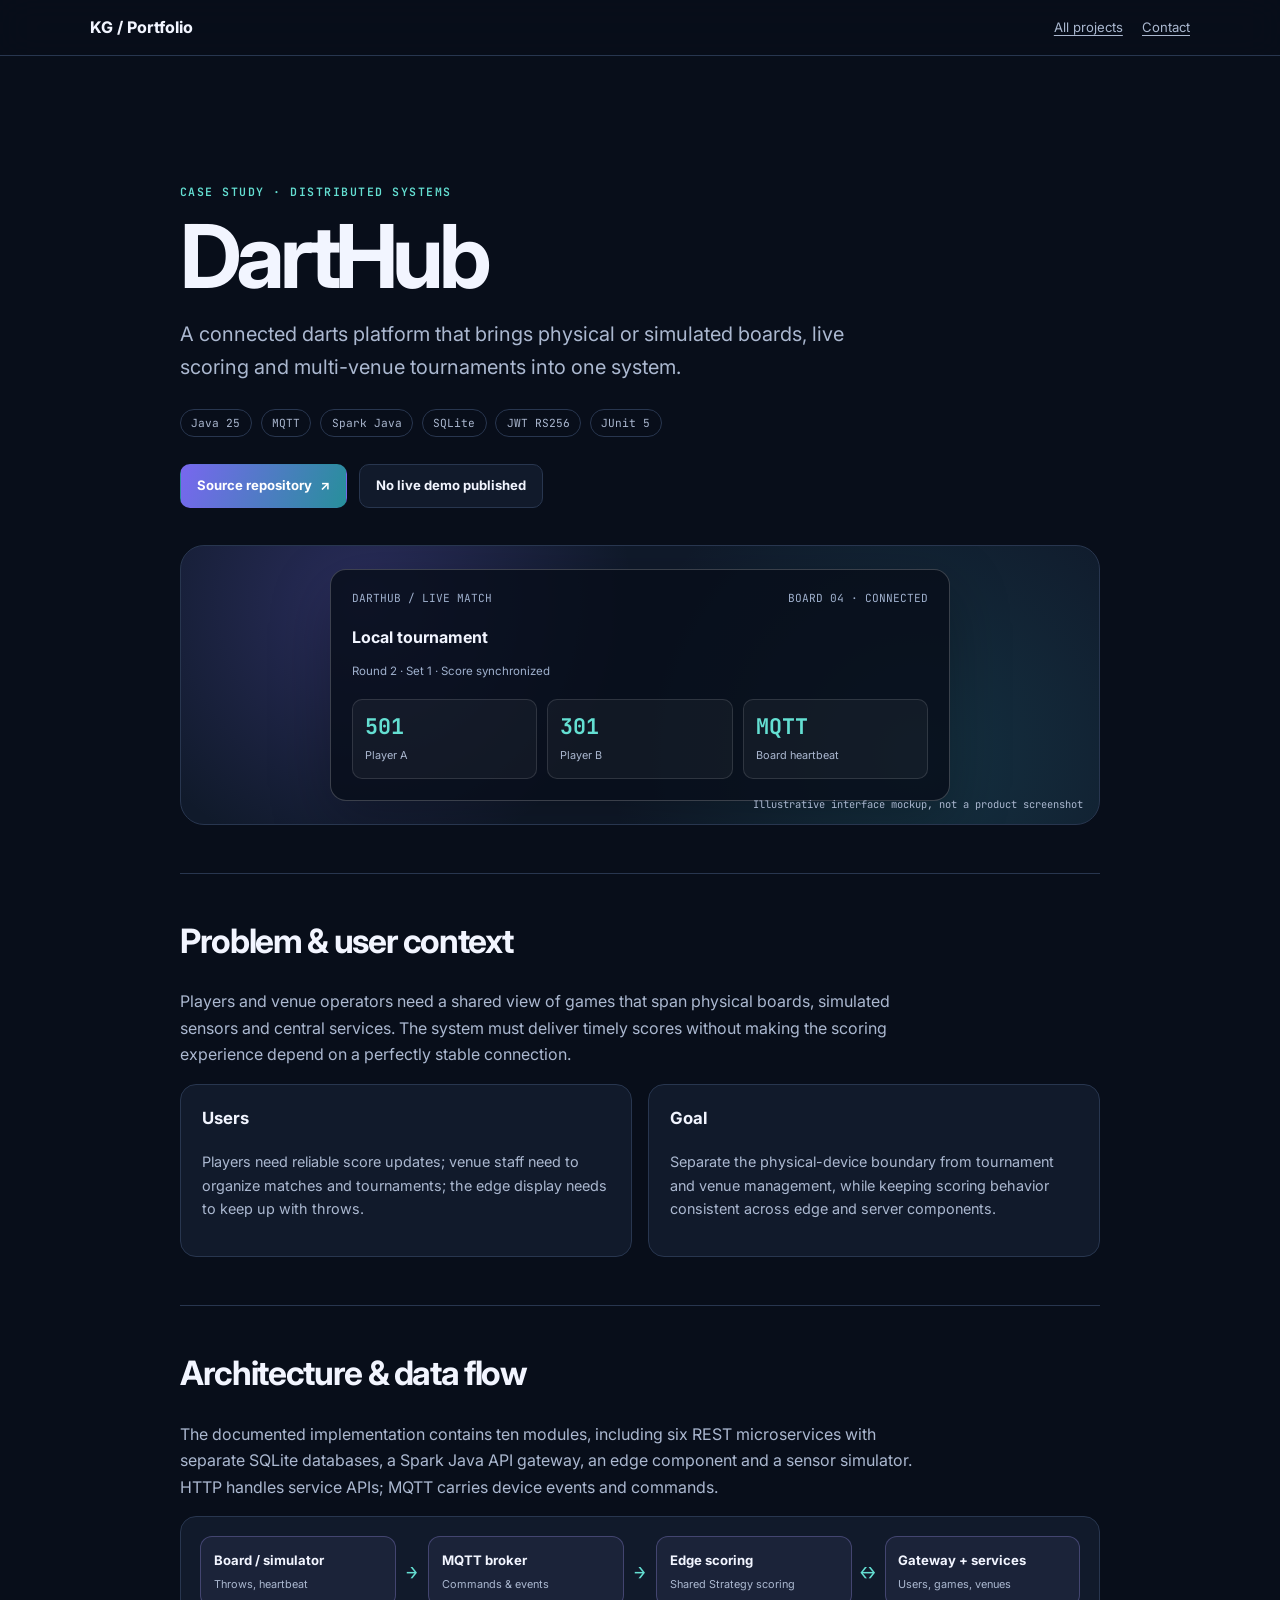
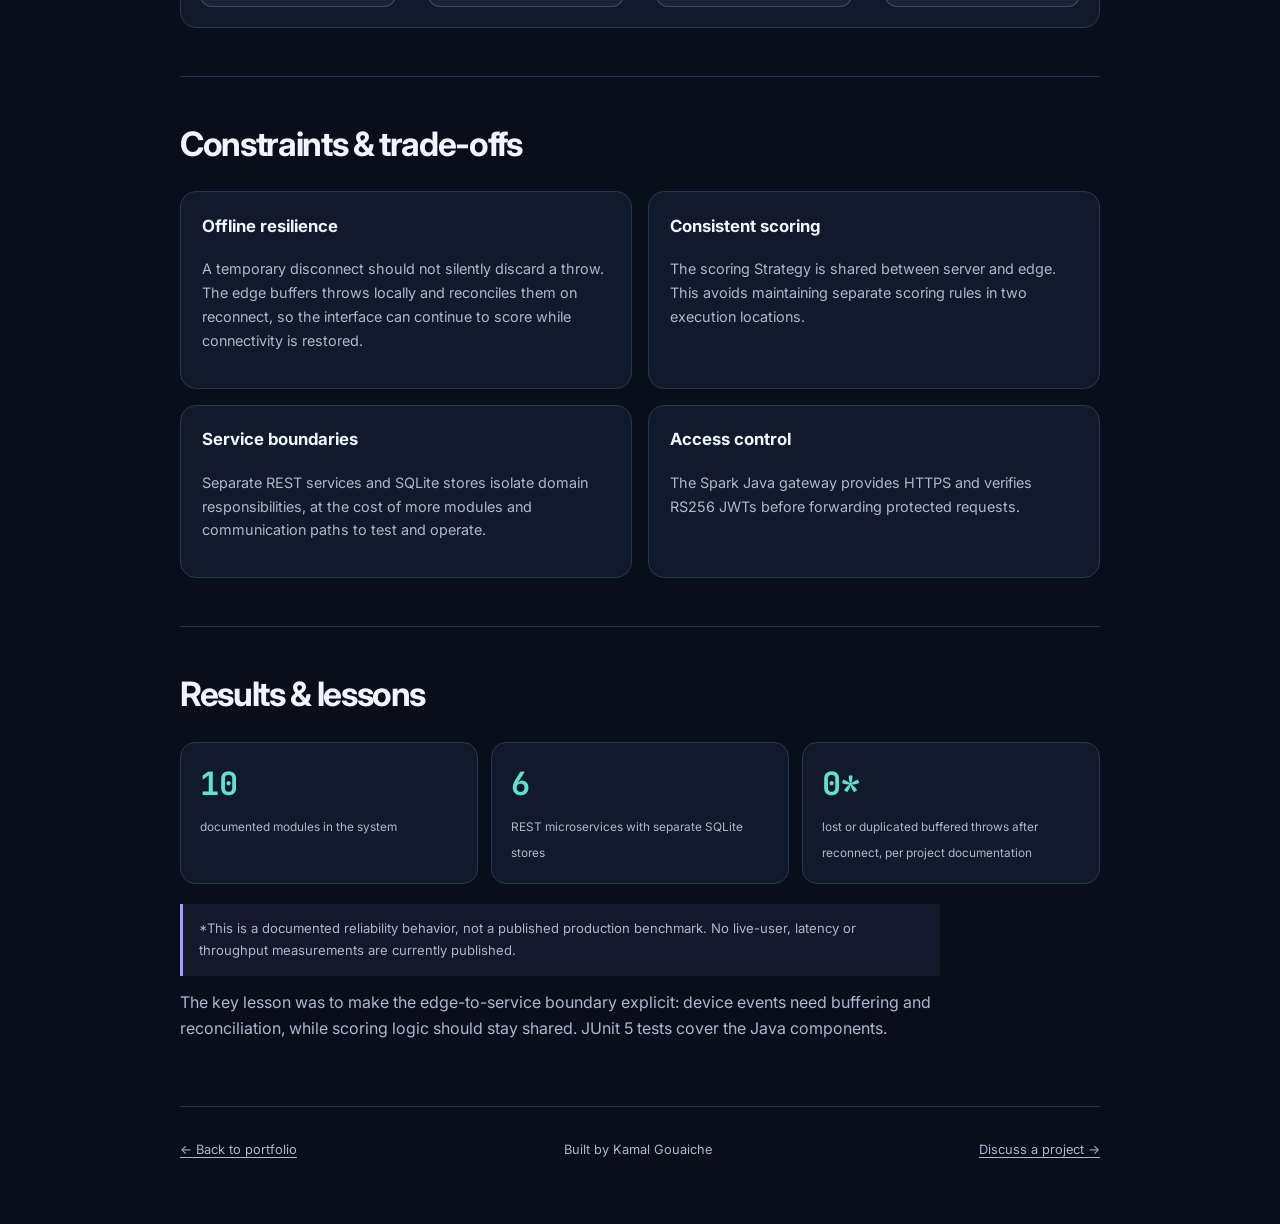
<file: case-studies/darthub.html>
<!doctype html>
<html lang="en">
<head>
  <meta charset="utf-8">
  <meta name="viewport" content="width=device-width, initial-scale=1">
  <meta name="theme-color" content="#080e1a">
  <title>DartHub Case Study | Kamal Gouaiche</title>
  <meta name="description" content="How DartHub connects physical darts boards, edge scoring and venue services in a distributed Java platform.">
  <meta name="keywords" content="DartHub, Java microservices, MQTT, distributed systems, developer portfolio">
  <meta property="og:type" content="article">
  <meta property="og:title" content="DartHub Case Study | Kamal Gouaiche">
  <meta property="og:description" content="A connected darts platform built around edge scoring, MQTT events and resilient multi-venue play.">
  <meta name="twitter:card" content="summary">
  <link rel="canonical" href="https://kamalgouaiche10.github.io/kamal-portfolio/case-studies/darthub.html">
  <link rel="stylesheet" href="../case-study.css">
  <link rel="preconnect" href="https://fonts.googleapis.com">
  <link rel="preconnect" href="https://fonts.gstatic.com" crossorigin>
  <link href="https://fonts.googleapis.com/css2?family=Inter:wght@400;500;600;700;800&family=JetBrains+Mono:wght@400;500;700&display=swap" rel="stylesheet">
</head>
<body>
  <a class="skip-link" href="#main">Skip to content</a>
  <header class="case-header">
    <a class="case-brand" href="../index.html#hero">KG <span aria-hidden="true">/</span> Portfolio</a>
    <nav aria-label="Case study navigation"><a href="../index.html#projects">All projects</a><a href="mailto:gouaichekamal@gmail.com">Contact</a></nav>
  </header>
  <main id="main" class="case-shell">
    <section class="case-hero">
      <p class="case-eyebrow">Case study · Distributed systems</p>
      <h1>DartHub</h1>
      <p class="case-lede">A connected darts platform that brings physical or simulated boards, live scoring and multi-venue tournaments into one system.</p>
      <div class="case-meta" aria-label="Project technologies"><span>Java 25</span><span>MQTT</span><span>Spark Java</span><span>SQLite</span><span>JWT RS256</span><span>JUnit 5</span></div>
      <div class="case-actions">
        <a class="case-button case-button--primary" href="https://github.com/KamalGouaiche10/Darthub" target="_blank" rel="noopener noreferrer">Source repository <span aria-hidden="true">↗</span></a>
        <span class="case-button" aria-label="No live demo is currently published">No live demo published</span>
      </div>
      <figure class="case-visual" role="img" aria-label="Illustrative DartHub match dashboard showing a connected board and live score">
        <div class="visual-window">
          <div class="visual-topline"><span>DARTHUB / LIVE MATCH</span><span>BOARD 04 · CONNECTED</span></div>
          <strong class="visual-title">Local tournament</strong>
          <span class="visual-muted">Round 2 · Set 1 · Score synchronized</span>
          <div class="visual-grid"><div class="visual-tile"><strong>501</strong><span>Player A</span></div><div class="visual-tile"><strong>301</strong><span>Player B</span></div><div class="visual-tile"><strong>MQTT</strong><span>Board heartbeat</span></div></div>
        </div>
        <figcaption>Illustrative interface mockup, not a product screenshot</figcaption>
      </figure>
    </section>

    <section class="case-section" aria-labelledby="problem-title">
      <h2 id="problem-title">Problem &amp; user context</h2>
      <p>Players and venue operators need a shared view of games that span physical boards, simulated sensors and central services. The system must deliver timely scores without making the scoring experience depend on a perfectly stable connection.</p>
      <div class="case-two-col">
        <article class="case-panel"><h3>Users</h3><p>Players need reliable score updates; venue staff need to organize matches and tournaments; the edge display needs to keep up with throws.</p></article>
        <article class="case-panel"><h3>Goal</h3><p>Separate the physical-device boundary from tournament and venue management, while keeping scoring behavior consistent across edge and server components.</p></article>
      </div>
    </section>

    <section class="case-section" aria-labelledby="architecture-title">
      <h2 id="architecture-title">Architecture &amp; data flow</h2>
      <p>The documented implementation contains ten modules, including six REST microservices with separate SQLite databases, a Spark Java API gateway, an edge component and a sensor simulator. HTTP handles service APIs; MQTT carries device events and commands.</p>
      <div class="flow-diagram" role="img" aria-label="Sensor or simulator sends throws over MQTT to edge scoring; central gateway and services manage matches, venues and tournaments">
        <div class="flow-node"><strong>Board / simulator</strong><span>Throws, heartbeat</span></div><span class="flow-arrow" aria-hidden="true">→</span>
        <div class="flow-node"><strong>MQTT broker</strong><span>Commands &amp; events</span></div><span class="flow-arrow" aria-hidden="true">→</span>
        <div class="flow-node"><strong>Edge scoring</strong><span>Shared Strategy scoring</span></div><span class="flow-arrow" aria-hidden="true">↔</span>
        <div class="flow-node"><strong>Gateway + services</strong><span>Users, games, venues</span></div>
      </div>
    </section>

    <section class="case-section" aria-labelledby="constraints-title">
      <h2 id="constraints-title">Constraints &amp; trade-offs</h2>
      <div class="case-two-col">
        <article class="case-panel"><h3>Offline resilience</h3><p>A temporary disconnect should not silently discard a throw. The edge buffers throws locally and reconciles them on reconnect, so the interface can continue to score while connectivity is restored.</p></article>
        <article class="case-panel"><h3>Consistent scoring</h3><p>The scoring Strategy is shared between server and edge. This avoids maintaining separate scoring rules in two execution locations.</p></article>
        <article class="case-panel"><h3>Service boundaries</h3><p>Separate REST services and SQLite stores isolate domain responsibilities, at the cost of more modules and communication paths to test and operate.</p></article>
        <article class="case-panel"><h3>Access control</h3><p>The Spark Java gateway provides HTTPS and verifies RS256 JWTs before forwarding protected requests.</p></article>
      </div>
    </section>

    <section class="case-section" aria-labelledby="results-title">
      <h2 id="results-title">Results &amp; lessons</h2>
      <div class="metric-grid">
        <div class="metric"><strong>10</strong><span>documented modules in the system</span></div>
        <div class="metric"><strong>6</strong><span>REST microservices with separate SQLite stores</span></div>
        <div class="metric"><strong>0*</strong><span>lost or duplicated buffered throws after reconnect, per project documentation</span></div>
      </div>
      <p class="evidence-note">*This is a documented reliability behavior, not a published production benchmark. No live-user, latency or throughput measurements are currently published.</p>
      <p>The key lesson was to make the edge-to-service boundary explicit: device events need buffering and reconciliation, while scoring logic should stay shared. JUnit 5 tests cover the Java components.</p>
    </section>

    <footer class="case-footer"><a href="../index.html#projects">← Back to portfolio</a><span>Built by Kamal Gouaiche</span><a href="mailto:gouaichekamal@gmail.com">Discuss a project →</a></footer>
  </main>
</body>
</html>
</file>
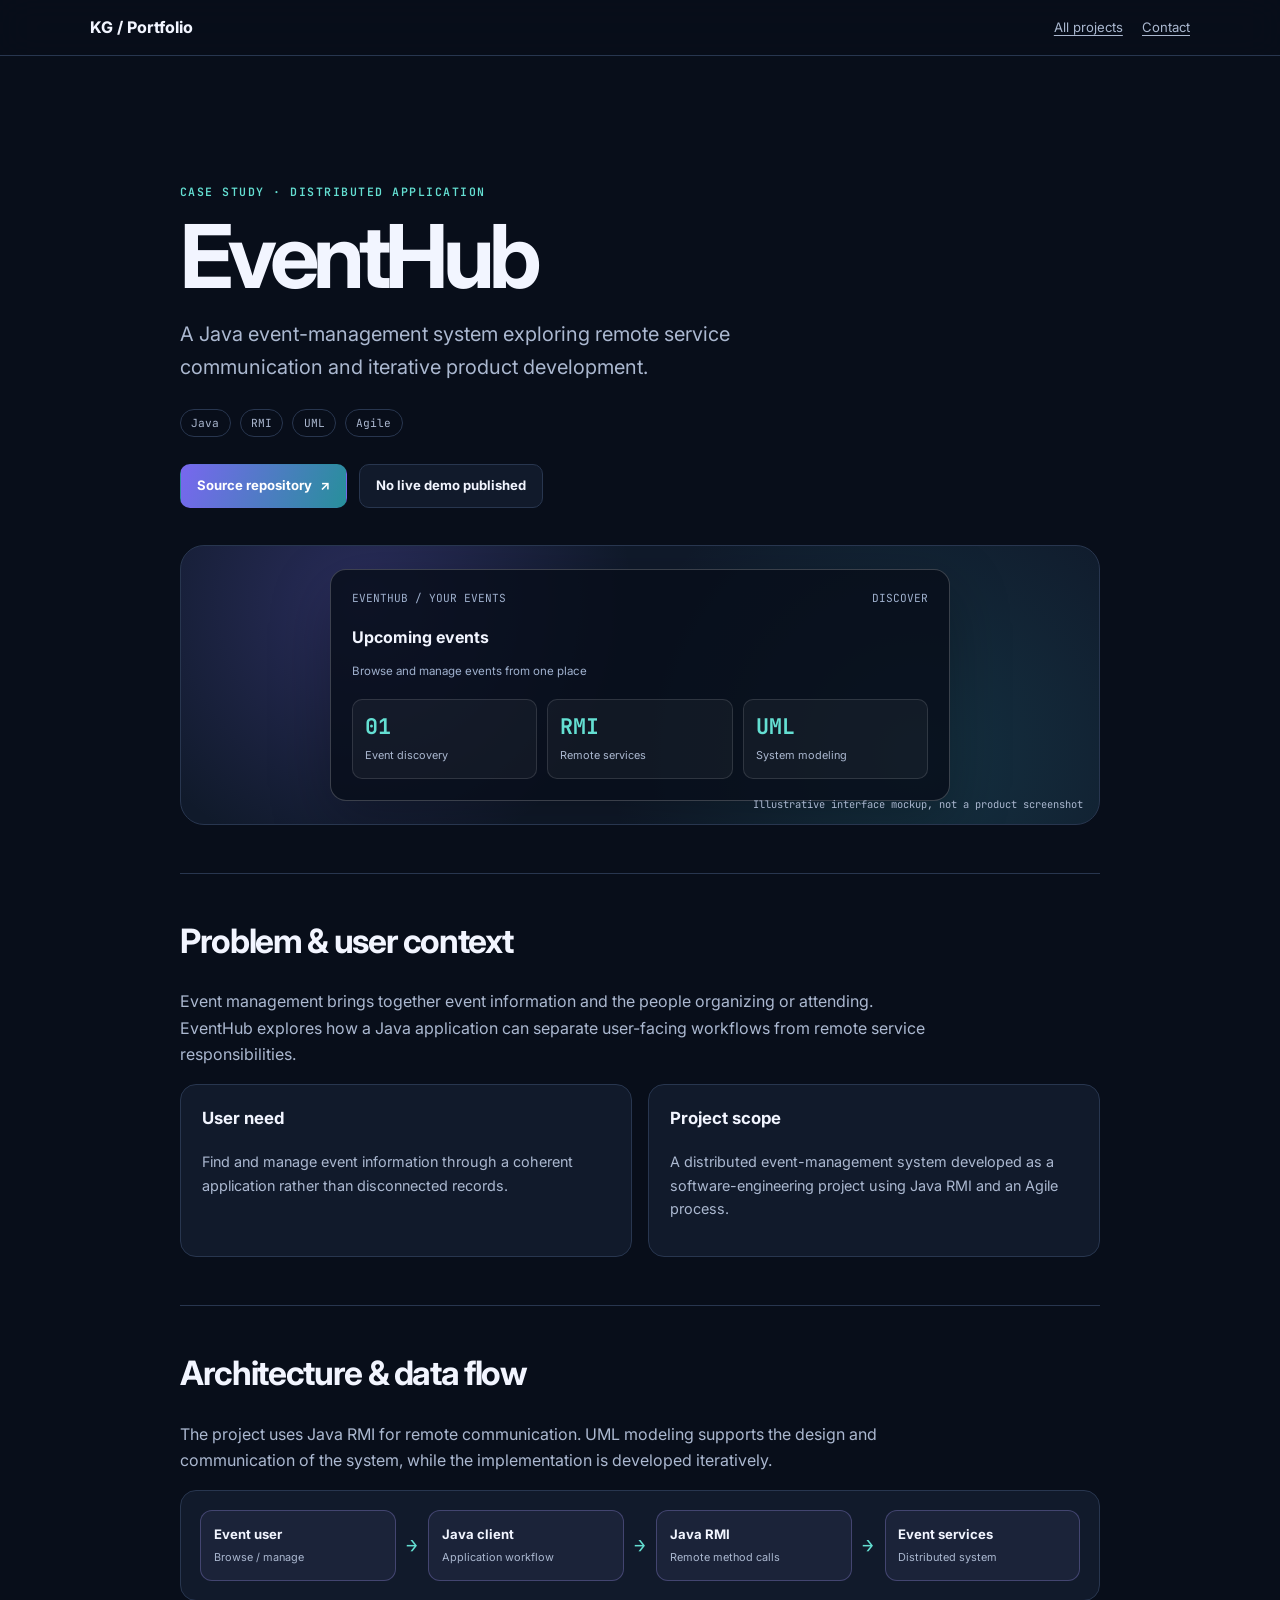
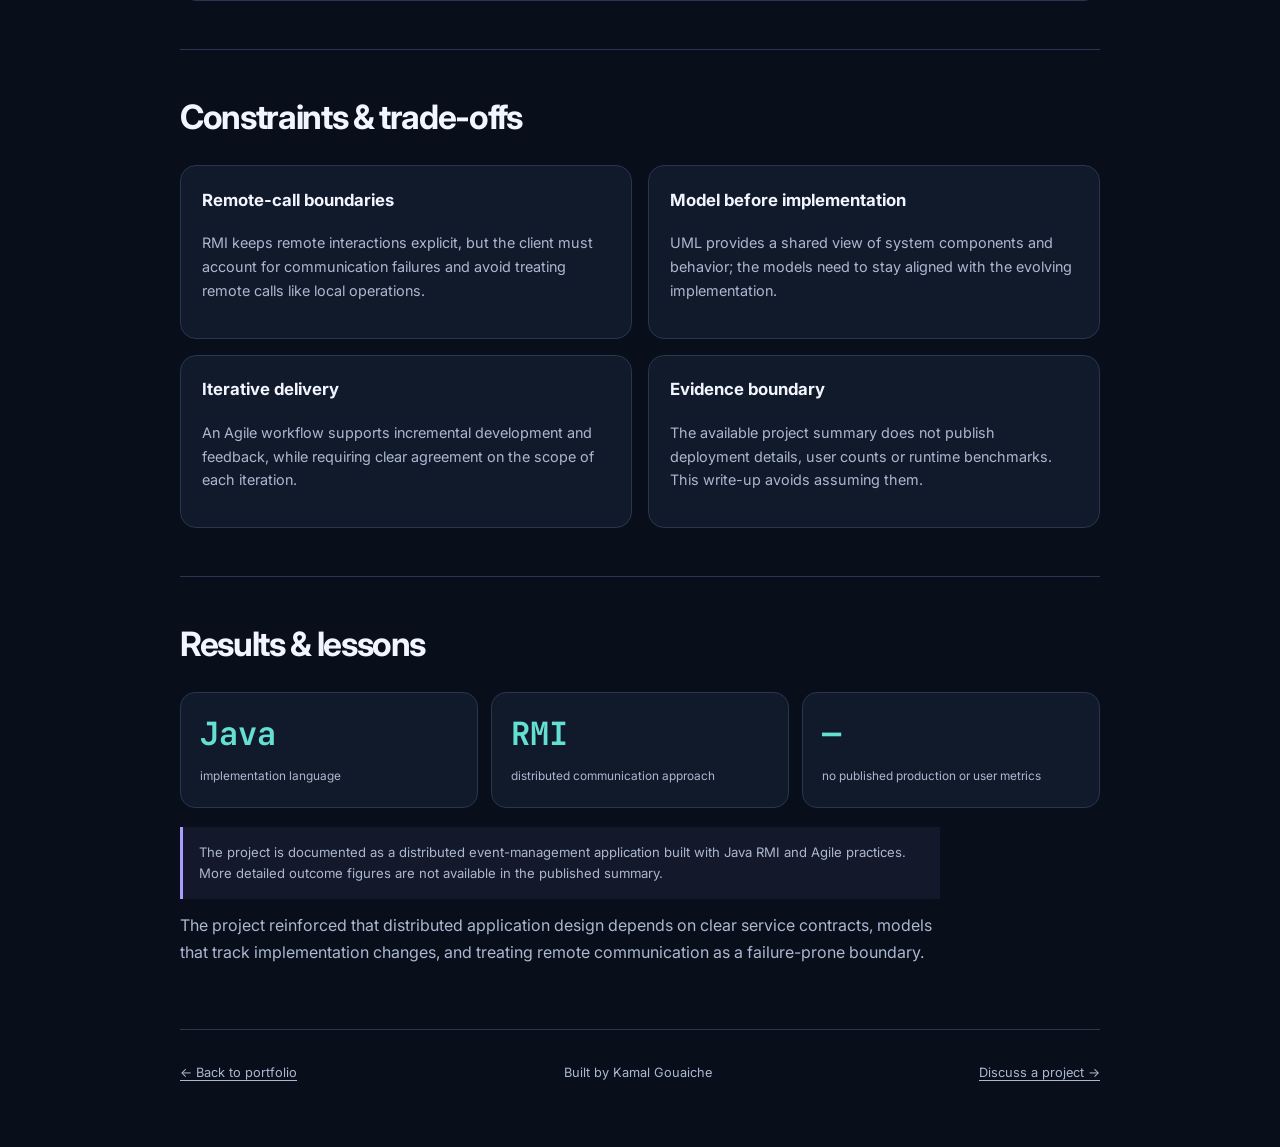
<file: case-studies/eventhub.html>
<!doctype html>
<html lang="en">
<head>
  <meta charset="utf-8">
  <meta name="viewport" content="width=device-width, initial-scale=1">
  <meta name="theme-color" content="#080e1a">
  <title>EventHub Case Study | Kamal Gouaiche</title>
  <meta name="description" content="EventHub is a Java distributed event-management project using RMI and an Agile development process.">
  <meta name="keywords" content="EventHub, Java RMI, distributed application, event management, developer portfolio">
  <meta property="og:type" content="article">
  <meta property="og:title" content="EventHub Case Study | Kamal Gouaiche">
  <meta property="og:description" content="A distributed Java event-management system using RMI, UML and iterative delivery.">
  <meta name="twitter:card" content="summary">
  <link rel="canonical" href="https://kamalgouaiche10.github.io/kamal-portfolio/case-studies/eventhub.html">
  <link rel="stylesheet" href="../case-study.css">
  <link rel="preconnect" href="https://fonts.googleapis.com">
  <link rel="preconnect" href="https://fonts.gstatic.com" crossorigin>
  <link href="https://fonts.googleapis.com/css2?family=Inter:wght@400;500;600;700;800&family=JetBrains+Mono:wght@400;500;700&display=swap" rel="stylesheet">
</head>
<body>
  <a class="skip-link" href="#main">Skip to content</a>
  <header class="case-header">
    <a class="case-brand" href="../index.html#hero">KG <span aria-hidden="true">/</span> Portfolio</a>
    <nav aria-label="Case study navigation"><a href="../index.html#projects">All projects</a><a href="mailto:gouaichekamal@gmail.com">Contact</a></nav>
  </header>
  <main id="main" class="case-shell">
    <section class="case-hero">
      <p class="case-eyebrow">Case study · Distributed application</p>
      <h1>EventHub</h1>
      <p class="case-lede">A Java event-management system exploring remote service communication and iterative product development.</p>
      <div class="case-meta" aria-label="Project technologies"><span>Java</span><span>RMI</span><span>UML</span><span>Agile</span></div>
      <div class="case-actions">
        <a class="case-button case-button--primary" href="https://github.com/KamalGouaiche10/Eventhub--Ingegneria-del-software" target="_blank" rel="noopener noreferrer">Source repository <span aria-hidden="true">↗</span></a>
        <span class="case-button" aria-label="No live demo is currently published">No live demo published</span>
      </div>
      <figure class="case-visual" role="img" aria-label="Illustrative EventHub event-list dashboard with dates, locations and event status">
        <div class="visual-window">
          <div class="visual-topline"><span>EVENTHUB / YOUR EVENTS</span><span>DISCOVER</span></div>
          <strong class="visual-title">Upcoming events</strong>
          <span class="visual-muted">Browse and manage events from one place</span>
          <div class="visual-grid"><div class="visual-tile"><strong>01</strong><span>Event discovery</span></div><div class="visual-tile"><strong>RMI</strong><span>Remote services</span></div><div class="visual-tile"><strong>UML</strong><span>System modeling</span></div></div>
        </div>
        <figcaption>Illustrative interface mockup, not a product screenshot</figcaption>
      </figure>
    </section>

    <section class="case-section" aria-labelledby="problem-title">
      <h2 id="problem-title">Problem &amp; user context</h2>
      <p>Event management brings together event information and the people organizing or attending. EventHub explores how a Java application can separate user-facing workflows from remote service responsibilities.</p>
      <div class="case-two-col">
        <article class="case-panel"><h3>User need</h3><p>Find and manage event information through a coherent application rather than disconnected records.</p></article>
        <article class="case-panel"><h3>Project scope</h3><p>A distributed event-management system developed as a software-engineering project using Java RMI and an Agile process.</p></article>
      </div>
    </section>

    <section class="case-section" aria-labelledby="architecture-title">
      <h2 id="architecture-title">Architecture &amp; data flow</h2>
      <p>The project uses Java RMI for remote communication. UML modeling supports the design and communication of the system, while the implementation is developed iteratively.</p>
      <div class="flow-diagram" role="img" aria-label="Event user interacts with the Java client, which calls remote services using Java RMI and reads event data">
        <div class="flow-node"><strong>Event user</strong><span>Browse / manage</span></div><span class="flow-arrow" aria-hidden="true">→</span>
        <div class="flow-node"><strong>Java client</strong><span>Application workflow</span></div><span class="flow-arrow" aria-hidden="true">→</span>
        <div class="flow-node"><strong>Java RMI</strong><span>Remote method calls</span></div><span class="flow-arrow" aria-hidden="true">→</span>
        <div class="flow-node"><strong>Event services</strong><span>Distributed system</span></div>
      </div>
    </section>

    <section class="case-section" aria-labelledby="constraints-title">
      <h2 id="constraints-title">Constraints &amp; trade-offs</h2>
      <div class="case-two-col">
        <article class="case-panel"><h3>Remote-call boundaries</h3><p>RMI keeps remote interactions explicit, but the client must account for communication failures and avoid treating remote calls like local operations.</p></article>
        <article class="case-panel"><h3>Model before implementation</h3><p>UML provides a shared view of system components and behavior; the models need to stay aligned with the evolving implementation.</p></article>
        <article class="case-panel"><h3>Iterative delivery</h3><p>An Agile workflow supports incremental development and feedback, while requiring clear agreement on the scope of each iteration.</p></article>
        <article class="case-panel"><h3>Evidence boundary</h3><p>The available project summary does not publish deployment details, user counts or runtime benchmarks. This write-up avoids assuming them.</p></article>
      </div>
    </section>

    <section class="case-section" aria-labelledby="results-title">
      <h2 id="results-title">Results &amp; lessons</h2>
      <div class="metric-grid">
        <div class="metric"><strong>Java</strong><span>implementation language</span></div>
        <div class="metric"><strong>RMI</strong><span>distributed communication approach</span></div>
        <div class="metric"><strong>—</strong><span>no published production or user metrics</span></div>
      </div>
      <p class="evidence-note">The project is documented as a distributed event-management application built with Java RMI and Agile practices. More detailed outcome figures are not available in the published summary.</p>
      <p>The project reinforced that distributed application design depends on clear service contracts, models that track implementation changes, and treating remote communication as a failure-prone boundary.</p>
    </section>

    <footer class="case-footer"><a href="../index.html#projects">← Back to portfolio</a><span>Built by Kamal Gouaiche</span><a href="mailto:gouaichekamal@gmail.com">Discuss a project →</a></footer>
  </main>
</body>
</html>
</file>
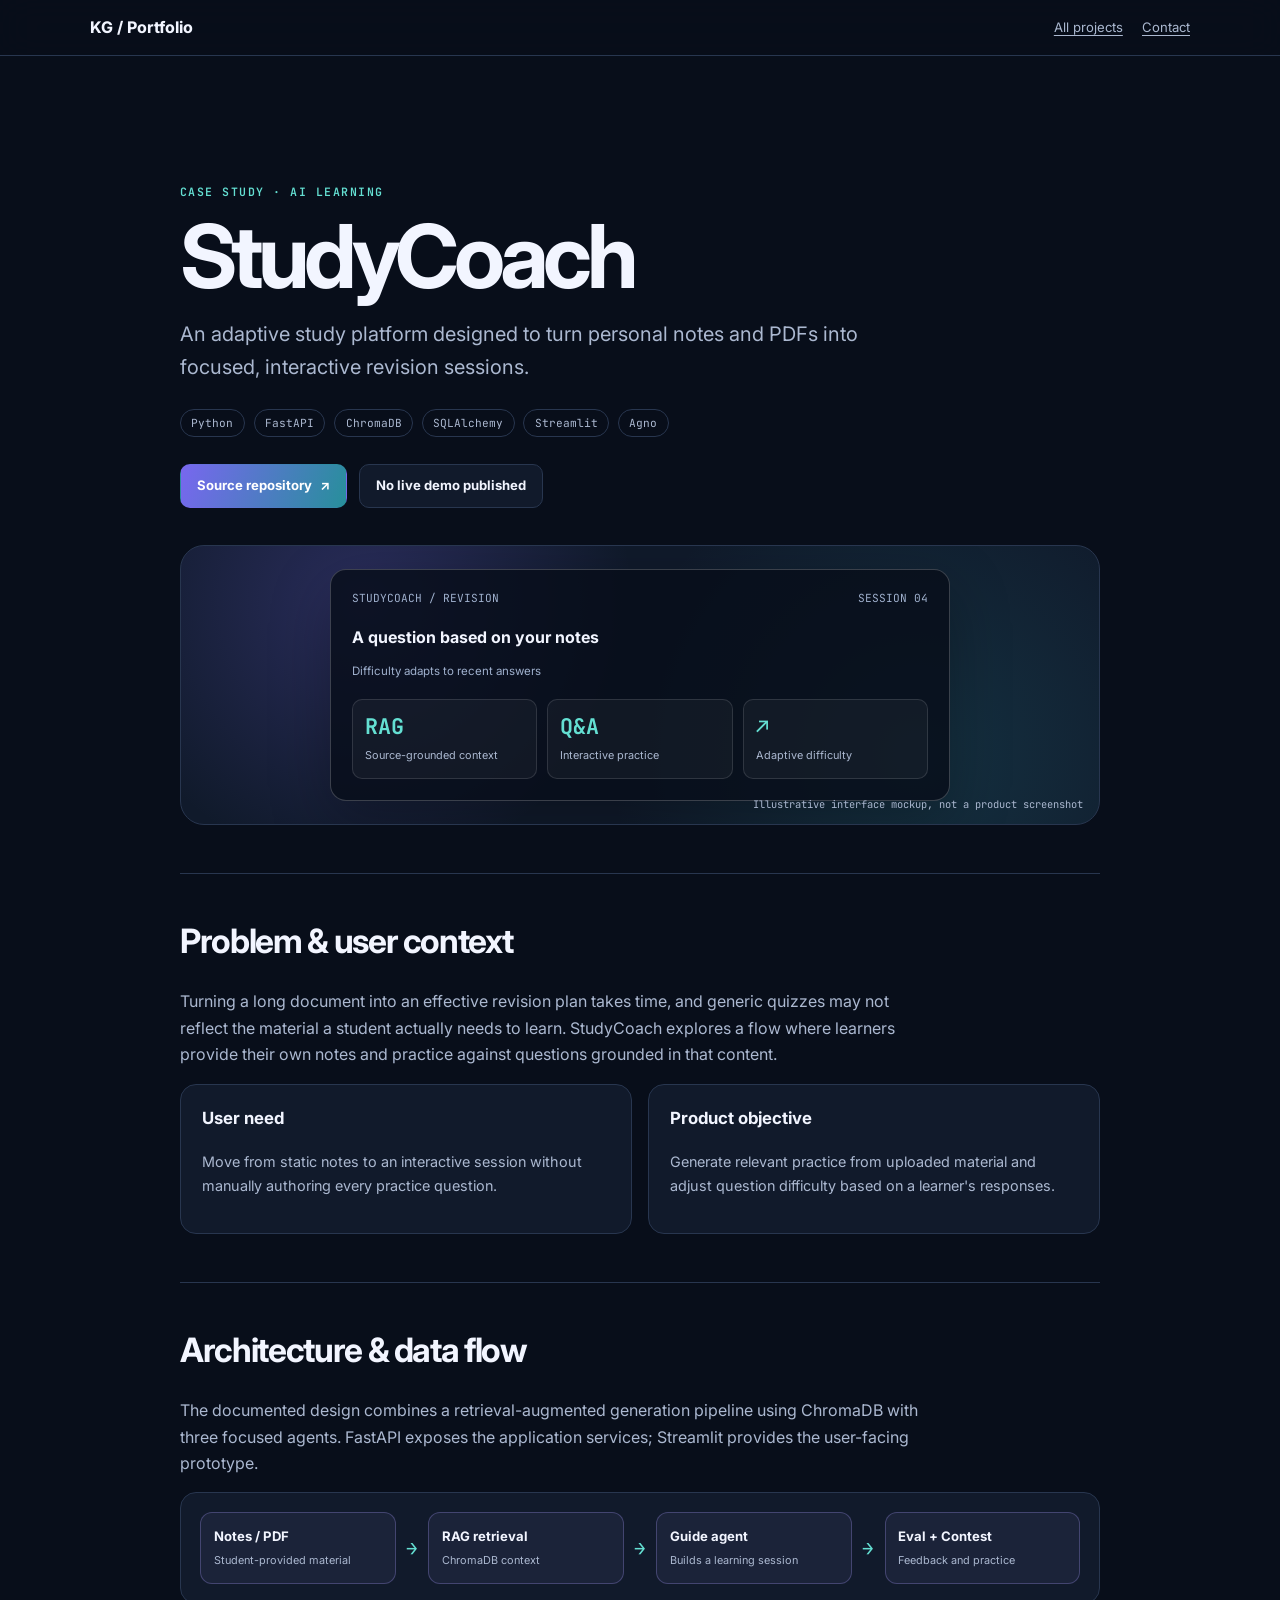
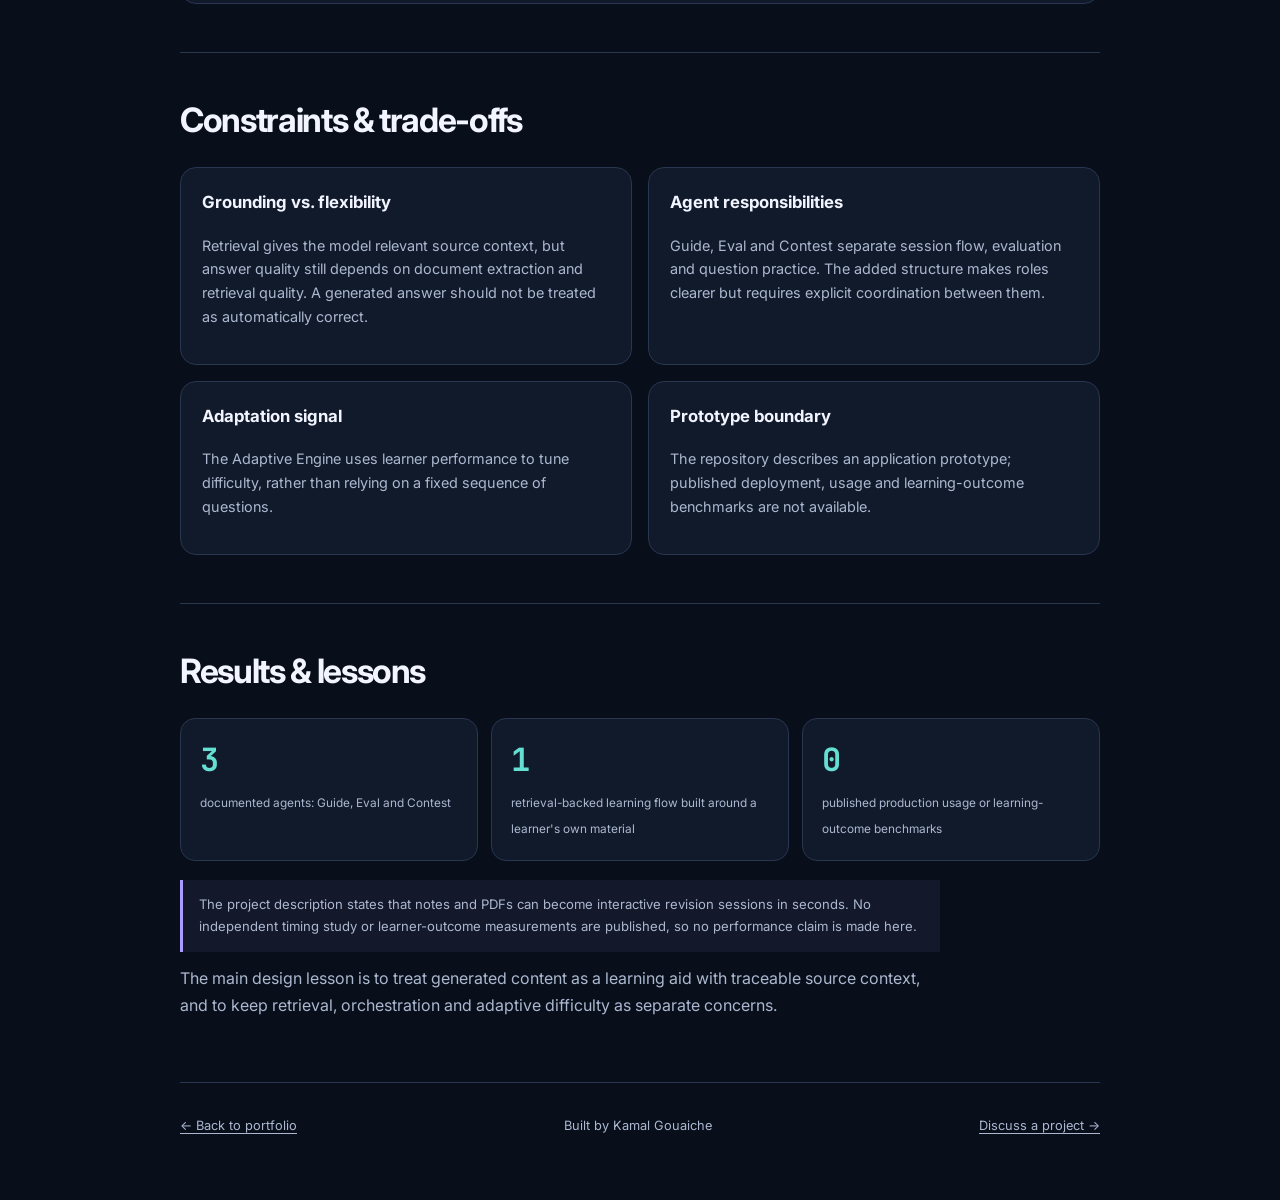
<file: case-studies/studycoach.html>
<!doctype html>
<html lang="en">
<head>
  <meta charset="utf-8">
  <meta name="viewport" content="width=device-width, initial-scale=1">
  <meta name="theme-color" content="#080e1a">
  <title>StudyCoach Case Study | Kamal Gouaiche</title>
  <meta name="description" content="StudyCoach turns notes and PDFs into adaptive revision sessions with retrieval-augmented generation and a multi-agent workflow.">
  <meta name="keywords" content="StudyCoach, RAG, adaptive learning, FastAPI, ChromaDB, developer portfolio">
  <meta property="og:type" content="article">
  <meta property="og:title" content="StudyCoach Case Study | Kamal Gouaiche">
  <meta property="og:description" content="An adaptive revision platform using learner material, RAG and a three-agent learning workflow.">
  <meta name="twitter:card" content="summary">
  <link rel="canonical" href="https://kamalgouaiche10.github.io/kamal-portfolio/case-studies/studycoach.html">
  <link rel="stylesheet" href="../case-study.css">
  <link rel="preconnect" href="https://fonts.googleapis.com">
  <link rel="preconnect" href="https://fonts.gstatic.com" crossorigin>
  <link href="https://fonts.googleapis.com/css2?family=Inter:wght@400;500;600;700;800&family=JetBrains+Mono:wght@400;500;700&display=swap" rel="stylesheet">
</head>
<body>
  <a class="skip-link" href="#main">Skip to content</a>
  <header class="case-header">
    <a class="case-brand" href="../index.html#hero">KG <span aria-hidden="true">/</span> Portfolio</a>
    <nav aria-label="Case study navigation"><a href="../index.html#projects">All projects</a><a href="mailto:gouaichekamal@gmail.com">Contact</a></nav>
  </header>
  <main id="main" class="case-shell">
    <section class="case-hero">
      <p class="case-eyebrow">Case study · AI learning</p>
      <h1>StudyCoach</h1>
      <p class="case-lede">An adaptive study platform designed to turn personal notes and PDFs into focused, interactive revision sessions.</p>
      <div class="case-meta" aria-label="Project technologies"><span>Python</span><span>FastAPI</span><span>ChromaDB</span><span>SQLAlchemy</span><span>Streamlit</span><span>Agno</span></div>
      <div class="case-actions">
        <a class="case-button case-button--primary" href="https://github.com/KamalGouaiche10/StudyCoach" target="_blank" rel="noopener noreferrer">Source repository <span aria-hidden="true">↗</span></a>
        <span class="case-button" aria-label="No live demo is currently published">No live demo published</span>
      </div>
      <figure class="case-visual" role="img" aria-label="Illustrative StudyCoach quiz session with adaptive questions and progress">
        <div class="visual-window">
          <div class="visual-topline"><span>STUDYCOACH / REVISION</span><span>SESSION 04</span></div>
          <strong class="visual-title">A question based on your notes</strong>
          <span class="visual-muted">Difficulty adapts to recent answers</span>
          <div class="visual-grid"><div class="visual-tile"><strong>RAG</strong><span>Source-grounded context</span></div><div class="visual-tile"><strong>Q&amp;A</strong><span>Interactive practice</span></div><div class="visual-tile"><strong>↗</strong><span>Adaptive difficulty</span></div></div>
        </div>
        <figcaption>Illustrative interface mockup, not a product screenshot</figcaption>
      </figure>
    </section>

    <section class="case-section" aria-labelledby="problem-title">
      <h2 id="problem-title">Problem &amp; user context</h2>
      <p>Turning a long document into an effective revision plan takes time, and generic quizzes may not reflect the material a student actually needs to learn. StudyCoach explores a flow where learners provide their own notes and practice against questions grounded in that content.</p>
      <div class="case-two-col">
        <article class="case-panel"><h3>User need</h3><p>Move from static notes to an interactive session without manually authoring every practice question.</p></article>
        <article class="case-panel"><h3>Product objective</h3><p>Generate relevant practice from uploaded material and adjust question difficulty based on a learner's responses.</p></article>
      </div>
    </section>

    <section class="case-section" aria-labelledby="architecture-title">
      <h2 id="architecture-title">Architecture &amp; data flow</h2>
      <p>The documented design combines a retrieval-augmented generation pipeline using ChromaDB with three focused agents. FastAPI exposes the application services; Streamlit provides the user-facing prototype.</p>
      <div class="flow-diagram" role="img" aria-label="Student notes flow through retrieval and a Guide agent, then Eval and Contest agents support an adaptive quiz session">
        <div class="flow-node"><strong>Notes / PDF</strong><span>Student-provided material</span></div><span class="flow-arrow" aria-hidden="true">→</span>
        <div class="flow-node"><strong>RAG retrieval</strong><span>ChromaDB context</span></div><span class="flow-arrow" aria-hidden="true">→</span>
        <div class="flow-node"><strong>Guide agent</strong><span>Builds a learning session</span></div><span class="flow-arrow" aria-hidden="true">→</span>
        <div class="flow-node"><strong>Eval + Contest</strong><span>Feedback and practice</span></div>
      </div>
    </section>

    <section class="case-section" aria-labelledby="constraints-title">
      <h2 id="constraints-title">Constraints &amp; trade-offs</h2>
      <div class="case-two-col">
        <article class="case-panel"><h3>Grounding vs. flexibility</h3><p>Retrieval gives the model relevant source context, but answer quality still depends on document extraction and retrieval quality. A generated answer should not be treated as automatically correct.</p></article>
        <article class="case-panel"><h3>Agent responsibilities</h3><p>Guide, Eval and Contest separate session flow, evaluation and question practice. The added structure makes roles clearer but requires explicit coordination between them.</p></article>
        <article class="case-panel"><h3>Adaptation signal</h3><p>The Adaptive Engine uses learner performance to tune difficulty, rather than relying on a fixed sequence of questions.</p></article>
        <article class="case-panel"><h3>Prototype boundary</h3><p>The repository describes an application prototype; published deployment, usage and learning-outcome benchmarks are not available.</p></article>
      </div>
    </section>

    <section class="case-section" aria-labelledby="results-title">
      <h2 id="results-title">Results &amp; lessons</h2>
      <div class="metric-grid">
        <div class="metric"><strong>3</strong><span>documented agents: Guide, Eval and Contest</span></div>
        <div class="metric"><strong>1</strong><span>retrieval-backed learning flow built around a learner's own material</span></div>
        <div class="metric"><strong>0</strong><span>published production usage or learning-outcome benchmarks</span></div>
      </div>
      <p class="evidence-note">The project description states that notes and PDFs can become interactive revision sessions in seconds. No independent timing study or learner-outcome measurements are published, so no performance claim is made here.</p>
      <p>The main design lesson is to treat generated content as a learning aid with traceable source context, and to keep retrieval, orchestration and adaptive difficulty as separate concerns.</p>
    </section>

    <footer class="case-footer"><a href="../index.html#projects">← Back to portfolio</a><span>Built by Kamal Gouaiche</span><a href="mailto:gouaichekamal@gmail.com">Discuss a project →</a></footer>
  </main>
</body>
</html>
</file>
<file: case-study.css>
:root {
  color-scheme: dark;
  --page: #080e1a;
  --surface: #111a2b;
  --line: #28364f;
  --ink: #f2f5ff;
  --muted: #abb8d0;
  --violet: #aa9dff;
  --mint: #64dfd2;
  font-family: Inter, ui-sans-serif, system-ui, sans-serif;
}

* { box-sizing: border-box; }
html { scroll-behavior: smooth; scroll-padding-top: 6rem; }
body { margin: 0; background: var(--page); color: var(--ink); line-height: 1.65; }
a { color: inherit; text-underline-offset: .25em; }
a:hover { color: var(--mint); }
:focus-visible { outline: 3px solid var(--mint); outline-offset: 4px; }
.skip-link { position: fixed; z-index: 3; top: .75rem; left: .75rem; transform: translateY(-160%); padding: .7rem 1rem; border-radius: .65rem; background: white; color: #141126; font-weight: 700; }
.skip-link:focus { transform: translateY(0); }
.case-header { position: sticky; top: 0; z-index: 2; display: flex; align-items: center; justify-content: space-between; gap: 1rem; padding: .9rem max(1.25rem, calc((100vw - 1100px) / 2)); border-bottom: 1px solid var(--line); background: rgba(8,14,26,.88); backdrop-filter: blur(18px); }
.case-brand { font-weight: 750; text-decoration: none; }
.case-header nav { display: flex; gap: 1.2rem; font-size: .82rem; }
.case-header nav a { color: var(--muted); }
.case-shell { width: min(100% - 2.5rem, 920px); margin: 0 auto; }
.case-hero { padding: clamp(4rem, 10vw, 8rem) 0 3rem; }
.case-eyebrow { color: var(--mint); font: 600 .72rem 'JetBrains Mono', monospace; letter-spacing: .13em; text-transform: uppercase; }
h1, h2, h3, p, figure { margin-top: 0; }
h1 { max-width: 800px; margin: .8rem 0 1rem; font-size: clamp(2.7rem, 7vw, 5.5rem); line-height: 1.02; letter-spacing: -.065em; }
h2 { font-size: clamp(1.55rem, 3vw, 2.1rem); line-height: 1.15; letter-spacing: -.04em; }
h3 { font-size: 1.05rem; }
.case-lede { max-width: 680px; color: var(--muted); font-size: clamp(1.05rem, 2vw, 1.25rem); }
.case-meta { display: flex; flex-wrap: wrap; gap: .55rem; margin-top: 1.6rem; }
.case-meta span { padding: .35rem .65rem; border: 1px solid var(--line); border-radius: 999px; color: var(--muted); font: .7rem 'JetBrains Mono', monospace; }
.case-actions { display: flex; flex-wrap: wrap; gap: .75rem; margin-top: 1.7rem; }
.case-button { display: inline-flex; align-items: center; justify-content: center; gap: .5rem; min-height: 44px; padding: .65rem 1rem; border: 1px solid var(--line); border-radius: 10px; background: var(--surface); color: var(--ink); font-size: .82rem; font-weight: 700; text-decoration: none; }
.case-button--primary { border-color: transparent; background: linear-gradient(110deg, #7867ef, #278f9b); color: white; }
.case-visual { position: relative; display: grid; place-items: center; min-height: 280px; margin: 2.3rem 0 0; overflow: hidden; border: 1px solid var(--line); border-radius: 24px; background: radial-gradient(circle at 20% 20%, rgba(120,103,239,.25), transparent 35%), radial-gradient(circle at 80% 75%, rgba(39,143,155,.2), transparent 40%), #101a2b; }
.case-visual figcaption { position: absolute; right: 1rem; bottom: .8rem; color: var(--muted); font: .65rem 'JetBrains Mono', monospace; }
.visual-window { width: min(80%, 620px); padding: 1.3rem; border: 1px solid rgba(255,255,255,.2); border-radius: 16px; background: rgba(8,14,26,.83); box-shadow: 0 20px 60px rgba(0,0,0,.28); }
.visual-topline { display: flex; justify-content: space-between; gap: 1rem; margin-bottom: 1.2rem; color: #9fb0cd; font: .7rem 'JetBrains Mono', monospace; }
.visual-title { display: block; margin-bottom: .35rem; font-size: 1rem; }
.visual-muted { color: #9fb0cd; font-size: .72rem; }
.visual-grid { display: grid; grid-template-columns: repeat(3, 1fr); gap: .65rem; margin-top: 1rem; }
.visual-tile { min-height: 76px; padding: .75rem; border: 1px solid rgba(255,255,255,.12); border-radius: 10px; background: rgba(255,255,255,.04); }
.visual-tile strong { display: block; color: var(--mint); font: 700 1.35rem 'JetBrains Mono', monospace; }
.visual-tile span { color: var(--muted); font-size: .68rem; }
.case-section { padding: 3rem 0; border-top: 1px solid var(--line); }
.case-section > p { max-width: 760px; color: var(--muted); }
.case-two-col { display: grid; grid-template-columns: repeat(2, minmax(0, 1fr)); gap: 1rem; }
.case-panel { padding: 1.3rem; border: 1px solid var(--line); border-radius: 16px; background: var(--surface); }
.case-panel p, .case-panel li { color: var(--muted); font-size: .9rem; }
.case-panel ul { margin: 0; padding-left: 1.2rem; }
.flow-diagram { display: flex; align-items: center; flex-wrap: wrap; gap: .65rem; padding: 1.2rem; border: 1px solid var(--line); border-radius: 16px; background: var(--surface); }
.flow-node { flex: 1 1 130px; min-height: 70px; display: grid; align-content: center; gap: .25rem; padding: .8rem; border: 1px solid rgba(170,157,255,.28); border-radius: 12px; background: rgba(170,157,255,.07); }
.flow-node strong { font-size: .82rem; }
.flow-node span { color: var(--muted); font-size: .68rem; }
.flow-arrow { color: var(--mint); font: 1.2rem 'JetBrains Mono', monospace; }
.metric-grid { display: grid; grid-template-columns: repeat(3, minmax(0, 1fr)); gap: .8rem; margin: 1.2rem 0; }
.metric { padding: 1.2rem; border: 1px solid var(--line); border-radius: 15px; background: var(--surface); }
.metric strong { display: block; margin-bottom: .4rem; color: var(--mint); font: 700 clamp(1.3rem, 3vw, 2rem) 'JetBrains Mono', monospace; }
.metric span { color: var(--muted); font-size: .74rem; }
.evidence-note { padding: .9rem 1rem; border-left: 3px solid var(--violet); background: rgba(170,157,255,.07); color: var(--muted); font-size: .82rem; }
.case-footer { display: flex; flex-wrap: wrap; justify-content: space-between; gap: 1rem; padding: 2rem 0 4rem; border-top: 1px solid var(--line); color: var(--muted); font-size: .8rem; }

@media (max-width: 640px) {
  .case-header { align-items: flex-start; }
  .case-header nav { flex-direction: column; gap: .25rem; text-align: right; }
  .case-two-col { grid-template-columns: 1fr; }
  .metric-grid { grid-template-columns: 1fr; }
  .metric { display: flex; align-items: center; justify-content: space-between; gap: 1rem; }
  .metric strong { margin: 0; }
  .case-visual { min-height: 240px; }
  .visual-grid { grid-template-columns: 1fr; }
}

@media (prefers-reduced-motion: reduce) {
  html { scroll-behavior: auto; }
}
</file>
